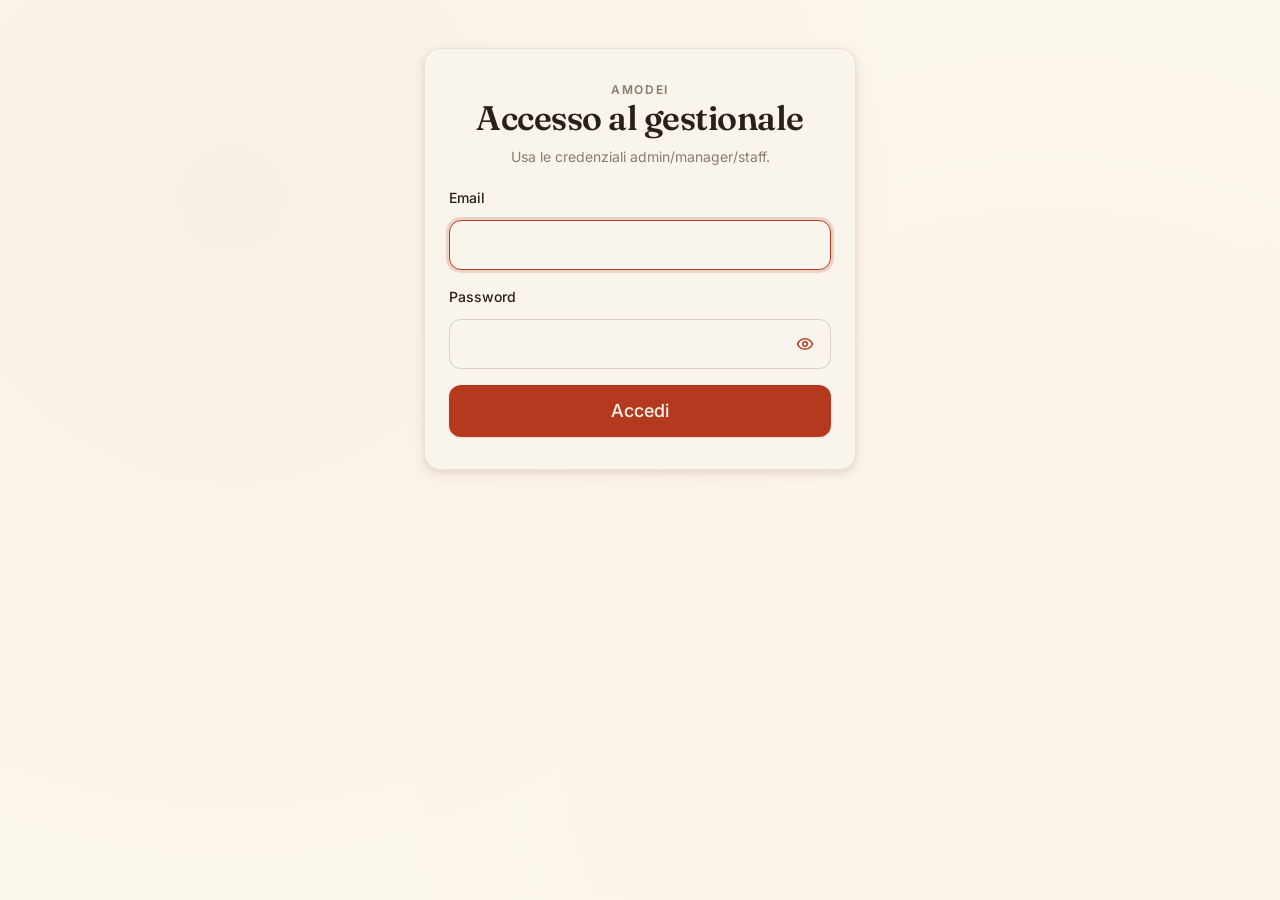
<file: frontend/index.html>
<!doctype html>
<html lang="it">
<head>
  <meta charset="utf-8" />
  <meta name="viewport" content="width=device-width, initial-scale=1, viewport-fit=cover, user-scalable=no" />
  <meta name="theme-color" content="#B5391F" />
  <meta name="color-scheme" content="light" />

  <!-- PWA / iOS -->
  <meta name="apple-mobile-web-app-capable" content="yes" />
  <meta name="apple-mobile-web-app-status-bar-style" content="black-translucent" />
  <meta name="apple-mobile-web-app-title" content="Amodei" />
  <meta name="format-detection" content="telephone=no" />

  <!--
    Backend URL configuration.
    - Local dev: leave content="" → frontend falls back to http://localhost:8000.
    - Production: set content to the Railway backend URL.
  -->
  <meta name="amodei-api-url" content="https://amodei-gestione-production.up.railway.app" />

  <title>Amodei — Gestionale Wine Bar</title>

  <link rel="manifest" href="./manifest.json" />
  <link rel="icon" type="image/png" sizes="192x192" href="./public/icons/icon-192.png" />
  <link rel="icon" type="image/png" sizes="512x512" href="./public/icons/icon-512.png" />
  <link rel="apple-touch-icon" sizes="152x152" href="./public/icons/icon-152.png" />
  <link rel="apple-touch-icon" sizes="192x192" href="./public/icons/icon-192.png" />

  <!-- iOS PWA: standalone display + status bar style + install title -->
  <meta name="apple-mobile-web-app-capable" content="yes" />
  <meta name="apple-mobile-web-app-status-bar-style" content="black-translucent" />
  <meta name="apple-mobile-web-app-title" content="Amodei" />

  <!-- iOS PWA splash screens (matched by device pixel size + orientation) -->
  <link rel="apple-touch-startup-image" media="(device-width: 320px) and (device-height: 568px) and (-webkit-device-pixel-ratio: 2)"    href="./public/splash/apple-splash-640x1136.png" />
  <link rel="apple-touch-startup-image" media="(device-width: 375px) and (device-height: 667px) and (-webkit-device-pixel-ratio: 2)"    href="./public/splash/apple-splash-750x1334.png" />
  <link rel="apple-touch-startup-image" media="(device-width: 414px) and (device-height: 896px) and (-webkit-device-pixel-ratio: 2)"    href="./public/splash/apple-splash-828x1792.png" />
  <link rel="apple-touch-startup-image" media="(device-width: 375px) and (device-height: 812px) and (-webkit-device-pixel-ratio: 3)"    href="./public/splash/apple-splash-1125x2436.png" />
  <link rel="apple-touch-startup-image" media="(device-width: 390px) and (device-height: 844px) and (-webkit-device-pixel-ratio: 3)"    href="./public/splash/apple-splash-1170x2532.png" />
  <link rel="apple-touch-startup-image" media="(device-width: 428px) and (device-height: 926px) and (-webkit-device-pixel-ratio: 3)"    href="./public/splash/apple-splash-1284x2778.png" />
  <link rel="apple-touch-startup-image" media="(device-width: 768px) and (device-height: 1024px) and (-webkit-device-pixel-ratio: 2)"   href="./public/splash/apple-splash-1536x2048.png" />
  <link rel="apple-touch-startup-image" media="(device-width: 1024px) and (device-height: 1366px) and (-webkit-device-pixel-ratio: 2)"  href="./public/splash/apple-splash-2048x2732.png" />

  <link rel="preconnect" href="https://fonts.googleapis.com" />
  <link rel="preconnect" href="https://fonts.gstatic.com" crossorigin />
  <link href="https://fonts.googleapis.com/css2?family=Fraunces:opsz,wght@9..144,400;9..144,500;9..144,600;9..144,700&family=Inter:wght@400;500;600;700&display=swap" rel="stylesheet" />

  <!-- Design system: tokens → base → layout → components -->
  <link rel="stylesheet" href="./src/css/tokens.css" />
  <link rel="stylesheet" href="./src/css/base.css" />
  <link rel="stylesheet" href="./src/css/layout.css" />
  <link rel="stylesheet" href="./src/css/components.css" />
</head>
<body>
  <div class="app-shell">
    <!-- Header is populated dynamically by app-shell.js::setHeader() -->
    <header class="header header--brand" id="app-header">
      <h1 class="header__title">Amodei</h1>
    </header>

    <!-- Single mount point for every routed page -->
    <main class="app-content" id="app">
      <div class="center" style="min-height: 50vh;">
        <p class="muted">Caricamento…</p>
      </div>
    </main>

    <!-- Bottom nav populated by app-shell.js::renderNav() -->
    <nav class="nav-bar" id="app-nav"></nav>
  </div>

  <script type="module" src="./src/js/app.js"></script>
</body>
</html>
</file>
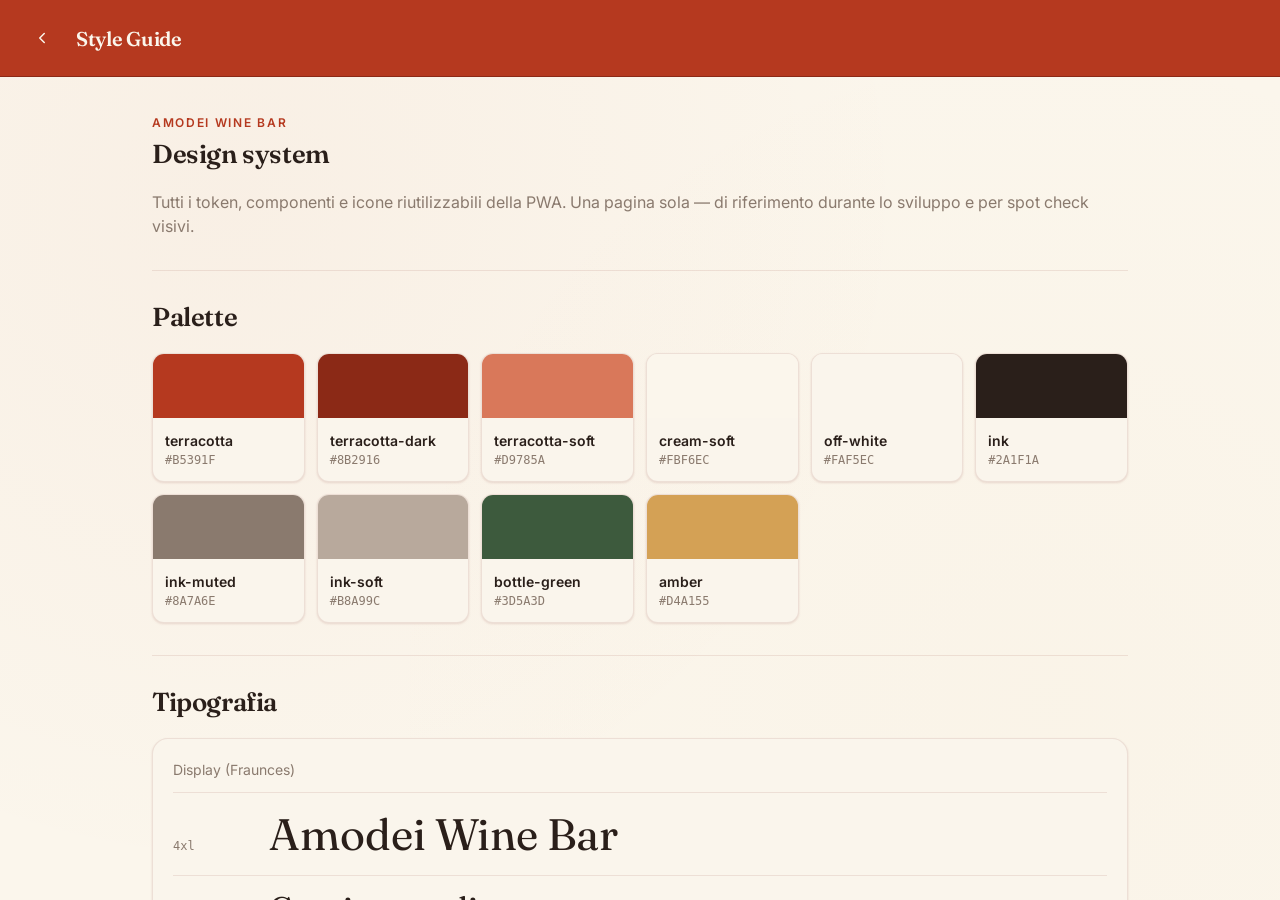
<file: frontend/src/style-guide.html>
<!doctype html>
<html lang="it">
<head>
  <meta charset="utf-8" />
  <meta name="viewport" content="width=device-width, initial-scale=1, viewport-fit=cover" />
  <meta name="theme-color" content="#B5391F" />
  <title>Amodei — Style Guide</title>

  <link rel="preconnect" href="https://fonts.googleapis.com" />
  <link rel="preconnect" href="https://fonts.gstatic.com" crossorigin />
  <link href="https://fonts.googleapis.com/css2?family=Fraunces:opsz,wght@9..144,400;9..144,500;9..144,600;9..144,700&family=Inter:wght@400;500;600;700&display=swap" rel="stylesheet" />

  <link rel="stylesheet" href="./css/tokens.css" />
  <link rel="stylesheet" href="./css/base.css" />
  <link rel="stylesheet" href="./css/layout.css" />
  <link rel="stylesheet" href="./css/components.css" />

  <style>
    /* Style-guide-only helpers */
    .sg-section { padding-block: var(--space-32); }
    .sg-section + .sg-section { border-top: 1px solid var(--border-soft); }
    .sg-section__title {
      font-family: var(--font-display);
      font-size: var(--text-2xl);
      font-weight: 600;
      margin-bottom: var(--space-20);
    }
    .sg-eyebrow {
      display: inline-block;
      font-size: var(--text-xs);
      font-weight: 600;
      letter-spacing: var(--letter-spacing-xwide);
      text-transform: uppercase;
      color: var(--terracotta);
      margin-bottom: var(--space-8);
    }

    .swatch-grid {
      display: grid;
      grid-template-columns: repeat(auto-fill, minmax(140px, 1fr));
      gap: var(--space-12);
    }
    .swatch {
      border-radius: var(--radius-md);
      overflow: hidden;
      border: 1px solid var(--border-soft);
      box-shadow: var(--shadow-sm);
      background: var(--off-white);
    }
    .swatch__chip {
      height: 64px;
    }
    .swatch__meta {
      padding: var(--space-12);
      font-size: var(--text-sm);
    }
    .swatch__name { font-weight: 600; color: var(--ink); }
    .swatch__hex  { color: var(--ink-muted); font-family: var(--font-mono); font-size: var(--text-xs); }

    .type-row {
      display: grid;
      grid-template-columns: 80px 1fr;
      gap: var(--space-16);
      align-items: baseline;
      padding-block: var(--space-8);
      border-top: 1px solid var(--border-soft);
    }
    .type-row:first-child { border-top: none; }
    .type-row__label {
      font-family: var(--font-mono);
      font-size: var(--text-xs);
      color: var(--ink-muted);
    }

    .icons-grid {
      display: grid;
      grid-template-columns: repeat(auto-fill, minmax(120px, 1fr));
      gap: var(--space-12);
    }
    .icon-cell {
      display: flex;
      flex-direction: column;
      align-items: center;
      gap: var(--space-8);
      padding: var(--space-16) var(--space-8);
      border: 1px solid var(--border-soft);
      border-radius: var(--radius-md);
      background: var(--off-white);
      color: var(--terracotta);
      font-size: var(--text-xs);
      font-family: var(--font-mono);
    }
    .icon-cell__name { color: var(--ink-muted); }
  </style>
</head>
<body>
  <div class="app-shell">
    <header class="header header--brand">
      <a href="../index.html" class="btn btn--ghost btn--icon" aria-label="Indietro" style="color: var(--cream-soft);">
        <svg xmlns="http://www.w3.org/2000/svg" viewBox="0 0 24 24" width="22" height="22" fill="none" stroke="currentColor" stroke-width="2" stroke-linecap="round" stroke-linejoin="round"><path d="m15 18-6-6 6-6"/></svg>
      </a>
      <h1 class="header__title">Style Guide</h1>
    </header>

    <main class="app-content">
      <div class="container container--wide">

        <!-- ============================================================ -->
        <!-- INTRO                                                         -->
        <!-- ============================================================ -->
        <section class="sg-section">
          <span class="sg-eyebrow">Amodei Wine Bar</span>
          <h2 class="sg-section__title">Design system</h2>
          <p class="muted">Tutti i token, componenti e icone riutilizzabili della PWA. Una pagina sola — di riferimento durante lo sviluppo e per spot check visivi.</p>
        </section>

        <!-- ============================================================ -->
        <!-- COLORS                                                        -->
        <!-- ============================================================ -->
        <section class="sg-section">
          <h2 class="sg-section__title">Palette</h2>
          <div class="swatch-grid">
            <div class="swatch"><div class="swatch__chip" style="background:#B5391F"></div><div class="swatch__meta"><div class="swatch__name">terracotta</div><div class="swatch__hex">#B5391F</div></div></div>
            <div class="swatch"><div class="swatch__chip" style="background:#8B2916"></div><div class="swatch__meta"><div class="swatch__name">terracotta-dark</div><div class="swatch__hex">#8B2916</div></div></div>
            <div class="swatch"><div class="swatch__chip" style="background:#D9785A"></div><div class="swatch__meta"><div class="swatch__name">terracotta-soft</div><div class="swatch__hex">#D9785A</div></div></div>
            <div class="swatch"><div class="swatch__chip" style="background:#FBF6EC"></div><div class="swatch__meta"><div class="swatch__name">cream-soft</div><div class="swatch__hex">#FBF6EC</div></div></div>
            <div class="swatch"><div class="swatch__chip" style="background:#FAF5EC"></div><div class="swatch__meta"><div class="swatch__name">off-white</div><div class="swatch__hex">#FAF5EC</div></div></div>
            <div class="swatch"><div class="swatch__chip" style="background:#2A1F1A"></div><div class="swatch__meta"><div class="swatch__name">ink</div><div class="swatch__hex">#2A1F1A</div></div></div>
            <div class="swatch"><div class="swatch__chip" style="background:#8A7A6E"></div><div class="swatch__meta"><div class="swatch__name">ink-muted</div><div class="swatch__hex">#8A7A6E</div></div></div>
            <div class="swatch"><div class="swatch__chip" style="background:#B8A99C"></div><div class="swatch__meta"><div class="swatch__name">ink-soft</div><div class="swatch__hex">#B8A99C</div></div></div>
            <div class="swatch"><div class="swatch__chip" style="background:#3D5A3D"></div><div class="swatch__meta"><div class="swatch__name">bottle-green</div><div class="swatch__hex">#3D5A3D</div></div></div>
            <div class="swatch"><div class="swatch__chip" style="background:#D4A155"></div><div class="swatch__meta"><div class="swatch__name">amber</div><div class="swatch__hex">#D4A155</div></div></div>
          </div>
        </section>

        <!-- ============================================================ -->
        <!-- TYPOGRAPHY                                                    -->
        <!-- ============================================================ -->
        <section class="sg-section">
          <h2 class="sg-section__title">Tipografia</h2>

          <div class="card" style="margin-bottom: var(--space-20);">
            <p class="muted text-sm" style="margin-bottom: var(--space-12);">Display (Fraunces)</p>
            <div class="type-row"><span class="type-row__label">4xl</span><span class="font-display text-4xl">Amodei Wine Bar</span></div>
            <div class="type-row"><span class="type-row__label">3xl</span><span class="font-display text-3xl">Cantina pugliese</span></div>
            <div class="type-row"><span class="type-row__label">2xl</span><span class="font-display text-2xl">Pranzo & cena</span></div>
            <div class="type-row"><span class="type-row__label">xl</span><span class="font-display text-xl">Tutti i giorni</span></div>
          </div>

          <div class="card">
            <p class="muted text-sm" style="margin-bottom: var(--space-12);">Body (Inter)</p>
            <div class="type-row"><span class="type-row__label">base</span><span class="text-base">Vino, focacce e amici. Tutti i giorni, dalle 18 a mezzanotte.</span></div>
            <div class="type-row"><span class="type-row__label">sm</span><span class="text-sm">Il bistrot affianca al banco delle bottiglie un menu corto e onesto.</span></div>
            <div class="type-row"><span class="type-row__label">xs</span><span class="text-xs">Allergeni e legenda IVA — disponibili al banco.</span></div>
            <div class="type-row"><span class="type-row__label">muted</span><span class="muted">Apertura aperitivo dalle 18:00 · cucina dalle 19:30</span></div>
          </div>
        </section>

        <!-- ============================================================ -->
        <!-- BUTTONS                                                       -->
        <!-- ============================================================ -->
        <section class="sg-section">
          <h2 class="sg-section__title">Bottoni</h2>

          <div class="card stack-20">
            <div>
              <p class="muted text-sm" style="margin-bottom: var(--space-12);">Varianti</p>
              <div class="row">
                <button class="btn btn--primary">Primary</button>
                <button class="btn btn--secondary">Secondary</button>
                <button class="btn btn--ghost">Ghost</button>
                <button class="btn btn--danger">Danger</button>
              </div>
            </div>

            <div>
              <p class="muted text-sm" style="margin-bottom: var(--space-12);">Dimensioni</p>
              <div class="row">
                <button class="btn btn--primary btn--sm">Small</button>
                <button class="btn btn--primary">Default</button>
                <button class="btn btn--primary btn--lg">Large</button>
              </div>
            </div>

            <div>
              <p class="muted text-sm" style="margin-bottom: var(--space-12);">Con icona</p>
              <div class="row" id="btns-with-icon"></div>
            </div>

            <div>
              <p class="muted text-sm" style="margin-bottom: var(--space-12);">Disabilitati</p>
              <div class="row">
                <button class="btn btn--primary" disabled>Primary</button>
                <button class="btn btn--secondary" disabled>Secondary</button>
                <button class="btn btn--ghost" disabled>Ghost</button>
              </div>
            </div>
          </div>
        </section>

        <!-- ============================================================ -->
        <!-- FORM CONTROLS                                                 -->
        <!-- ============================================================ -->
        <section class="sg-section">
          <h2 class="sg-section__title">Form</h2>

          <div class="grid-2">
            <div class="card stack-16">
              <div class="form-row">
                <label class="label label--required" for="sg-name">Nome prodotto</label>
                <input id="sg-name" class="input" type="text" placeholder="es. Primitivo Salento" />
              </div>

              <div class="form-row">
                <label class="label" for="sg-cat">Categoria</label>
                <select id="sg-cat" class="select">
                  <option>Vini rossi</option>
                  <option>Vini bianchi</option>
                  <option>Bollicine</option>
                  <option>Birre</option>
                </select>
              </div>

              <div class="form-row">
                <label class="label" for="sg-notes">Note</label>
                <textarea id="sg-notes" class="textarea" placeholder="Note interne sul prodotto…"></textarea>
              </div>
            </div>

            <div class="card stack-16">
              <div class="form-row">
                <label class="label" for="sg-search">Cerca</label>
                <div class="input-group">
                  <span class="input-group__icon" id="sg-search-icon-host"></span>
                  <input id="sg-search" class="input" type="search" placeholder="Cerca prodotto…" />
                </div>
              </div>

              <div class="form-row">
                <label class="label" for="sg-err">Campo con errore</label>
                <input id="sg-err" class="input input--error" type="text" value="prezzo non valido" />
                <p class="form-help form-help--error">Il prezzo deve essere maggiore di zero.</p>
              </div>

              <div class="form-row">
                <label class="label" for="sg-dis">Disabilitato</label>
                <input id="sg-dis" class="input" type="text" value="readonly" disabled />
              </div>
            </div>
          </div>
        </section>

        <!-- ============================================================ -->
        <!-- CARDS                                                         -->
        <!-- ============================================================ -->
        <section class="sg-section">
          <h2 class="sg-section__title">Card</h2>
          <div class="grid-3">
            <div class="card">
              <p class="card__meta">Default</p>
              <h3 class="card__title">Magazzino</h3>
              <p class="muted">Carico merce della giornata e segnalazioni dello staff.</p>
            </div>
            <div class="card card--elevated">
              <p class="card__meta">Elevated</p>
              <h3 class="card__title">Cassa</h3>
              <p class="muted">Chiusure di pranzo e cena con totali separati per servizio.</p>
            </div>
            <div class="card card--inset">
              <p class="card__meta">Inset</p>
              <h3 class="card__title">Storico</h3>
              <p class="muted">Movimenti, prezzi d'acquisto e report periodici.</p>
            </div>
          </div>
        </section>

        <!-- ============================================================ -->
        <!-- BADGES & PILLS                                                -->
        <!-- ============================================================ -->
        <section class="sg-section">
          <h2 class="sg-section__title">Badge &amp; Pill</h2>
          <div class="grid-2">
            <div class="card">
              <p class="muted text-sm" style="margin-bottom: var(--space-12);">Badge</p>
              <div class="row">
                <span class="badge">Default</span>
                <span class="badge badge--success">Disponibile</span>
                <span class="badge badge--warn">Sotto scorta</span>
                <span class="badge badge--danger">Esaurito</span>
              </div>
            </div>
            <div class="card">
              <p class="muted text-sm" style="margin-bottom: var(--space-12);">Pill</p>
              <div class="row">
                <span class="pill">Bozza</span>
                <span class="pill pill--success">Aperta</span>
                <span class="pill pill--warn">In riordino</span>
                <span class="pill pill--danger">Chiusa</span>
              </div>
            </div>
          </div>
        </section>

        <!-- ============================================================ -->
        <!-- ALERTS                                                        -->
        <!-- ============================================================ -->
        <section class="sg-section">
          <h2 class="sg-section__title">Alert</h2>
          <div class="stack-12" id="sg-alerts"></div>
        </section>

        <!-- ============================================================ -->
        <!-- HEADERS                                                       -->
        <!-- ============================================================ -->
        <section class="sg-section">
          <h2 class="sg-section__title">Header</h2>
          <div class="stack-16">
            <div style="border: 1px solid var(--border-soft); border-radius: var(--radius-lg); overflow: hidden;">
              <header class="header" style="padding-top: var(--space-16);">
                <h3 class="header__title">Header default</h3>
                <div class="header__actions" id="header-actions-default"></div>
              </header>
            </div>
            <div style="border-radius: var(--radius-lg); overflow: hidden;">
              <header class="header header--brand" style="padding-top: var(--space-16);">
                <h3 class="header__title">Header brand</h3>
                <div class="header__actions" id="header-actions-brand"></div>
              </header>
            </div>
          </div>
        </section>

        <!-- ============================================================ -->
        <!-- INTERACTIVE                                                   -->
        <!-- ============================================================ -->
        <section class="sg-section">
          <h2 class="sg-section__title">Componenti interattivi</h2>
          <div class="card">
            <div class="row">
              <button class="btn btn--primary"   id="demo-toast-success">Toast success</button>
              <button class="btn btn--secondary" id="demo-toast-warn">Toast warn</button>
              <button class="btn btn--danger"    id="demo-toast-danger">Toast danger</button>
              <button class="btn btn--ghost"     id="demo-toast-info">Toast info</button>
              <button class="btn btn--secondary" id="demo-modal">Apri modal</button>
              <button class="btn btn--danger"    id="demo-confirm">Conferma eliminazione</button>
            </div>
          </div>
        </section>

        <!-- ============================================================ -->
        <!-- SKELETON                                                      -->
        <!-- ============================================================ -->
        <section class="sg-section">
          <h2 class="sg-section__title">Skeleton</h2>
          <div id="sg-skeletons"></div>
        </section>

        <!-- ============================================================ -->
        <!-- BOTTOM NAV                                                    -->
        <!-- ============================================================ -->
        <section class="sg-section">
          <h2 class="sg-section__title">Bottom nav</h2>
          <p class="muted text-sm" style="margin-bottom: var(--space-16);">È fissata in fondo allo schermo nella pagina reale. Qui è mostrata inline come demo.</p>
          <div style="border-radius: var(--radius-lg); overflow: hidden; border: 1px solid var(--border-soft);">
            <nav class="nav-bar" style="position: static; padding-bottom: 0;" id="sg-nav"></nav>
          </div>
        </section>

        <!-- ============================================================ -->
        <!-- ICONS                                                         -->
        <!-- ============================================================ -->
        <section class="sg-section">
          <h2 class="sg-section__title">Icone</h2>
          <div id="sg-icons" class="icons-grid"></div>
        </section>

      </div>
    </main>
  </div>

  <script type="module">
    import { icon, ICON_NAMES } from './js/icons.js';
    import { showToast, showModal, confirmDialog, skeletonList } from './js/components.js';

    // ------ Buttons with icons ------
    document.getElementById('btns-with-icon').innerHTML = `
      <button class="btn btn--primary">${icon('plus', { size: 18 })}<span>Aggiungi</span></button>
      <button class="btn btn--secondary"><span>Esporta</span>${icon('download', { size: 18 })}</button>
      <button class="btn btn--ghost">${icon('edit', { size: 18 })}<span>Modifica</span></button>
      <button class="btn btn--danger">${icon('trash', { size: 18 })}<span>Elimina</span></button>
    `;

    // ------ Search icon in input-group ------
    document.getElementById('sg-search-icon-host').innerHTML = icon('search', { size: 18 });

    // ------ Alerts ------
    document.getElementById('sg-alerts').innerHTML = `
      <div class="alert alert--urgent">
        <span class="alert__icon">${icon('alert', { size: 22 })}</span>
        <div class="alert__body">
          <div class="alert__title">3 prodotti in scadenza domani</div>
          <p class="alert__text">Controlla il magazzino e segna eventuali sprechi.</p>
        </div>
      </div>
      <div class="alert alert--warn">
        <span class="alert__icon">${icon('warning', { size: 22 })}</span>
        <div class="alert__body">
          <div class="alert__title">Sotto scorta: Primitivo Salento</div>
          <p class="alert__text">Lo staff segnala 2 bottiglie rimaste in cantina.</p>
        </div>
      </div>
      <div class="alert alert--info">
        <span class="alert__icon">${icon('info', { size: 22 })}</span>
        <div class="alert__body">
          <div class="alert__title">Chiusura serale già effettuata</div>
          <p class="alert__text">Inventario chiuso da Amos alle 23:48.</p>
        </div>
      </div>
    `;

    // ------ Header actions ------
    document.getElementById('header-actions-default').innerHTML = `
      <button class="btn btn--ghost btn--icon" aria-label="Cerca">${icon('search', { size: 22 })}</button>
      <button class="btn btn--ghost btn--icon" aria-label="Impostazioni">${icon('settings', { size: 22 })}</button>
    `;
    document.getElementById('header-actions-brand').innerHTML = `
      <button class="btn btn--ghost btn--icon" aria-label="Logout">${icon('logout', { size: 22 })}</button>
    `;

    // ------ Nav demo ------
    const navItems = [
      { name: 'home',      label: 'Home',      active: true  },
      { name: 'cash',      label: 'Cassa',     active: false },
      { name: 'inventory', label: 'Magazzino', active: false },
      { name: 'alert',     label: 'Segnal.',   active: false },
      { name: 'settings',  label: 'Impost.',   active: false },
    ];
    document.getElementById('sg-nav').innerHTML = navItems
      .map(
        (it) => `
        <a class="nav-item ${it.active ? 'nav-item--active' : ''}" href="#">
          ${icon(it.name, { size: 24 })}
          <span>${it.label}</span>
        </a>`
      )
      .join('');

    // ------ Skeleton ------
    document.getElementById('sg-skeletons').innerHTML = skeletonList(2);

    // ------ Icons grid ------
    document.getElementById('sg-icons').innerHTML = ICON_NAMES.map(
      (n) => `<div class="icon-cell">${icon(n, { size: 28 })}<span class="icon-cell__name">${n}</span></div>`
    ).join('');

    // ------ Interactive demos ------
    document.getElementById('demo-toast-success').onclick = () => showToast('Movimento salvato', 'success');
    document.getElementById('demo-toast-warn').onclick    = () => showToast('Sotto scorta su 3 prodotti', 'warn');
    document.getElementById('demo-toast-danger').onclick  = () => showToast('Impossibile salvare', 'danger');
    document.getElementById('demo-toast-info').onclick    = () => showToast('Chiusura confermata', 'info');

    document.getElementById('demo-modal').onclick = () => {
      showModal(
        'Nuovo carico magazzino',
        `<p>Stai per registrare un carico dal fornitore <strong>Vinicola Salento</strong>. La quantità sarà aggiunta al lotto attivo del prodotto.</p>`,
        [
          { label: 'Annulla', variant: 'ghost' },
          { label: 'Conferma', variant: 'primary', onClick: () => showToast('Carico registrato', 'success') },
        ]
      );
    };

    document.getElementById('demo-confirm').onclick = async () => {
      const ok = await confirmDialog(
        'Eliminare il prodotto?',
        'Questa azione è irreversibile. Tutti i lotti collegati resteranno, ma il prodotto non sarà più ordinabile.',
        { confirmLabel: 'Elimina', cancelLabel: 'Annulla', danger: true }
      );
      showToast(ok ? 'Prodotto eliminato' : 'Eliminazione annullata', ok ? 'danger' : 'info');
    };
  </script>
</body>
</html>
</file>
<file: frontend/src/css/tokens.css>
/* ============================================================
   Amodei Design System — Tokens
   Single source of truth for colors, type, spacing, motion.
   ============================================================ */

:root {
  /* ---------- Palette ---------- */
  --terracotta:        #B5391F;
  --terracotta-dark:   #8B2916;
  --terracotta-soft:   #D9785A;   /* derived: lighter terracotta for hover/tints */
  --cream-soft:        #FBF6EC;
  --off-white:         #FAF5EC;
  --ink:               #2A1F1A;
  --ink-muted:         #8A7A6E;
  --ink-soft:          #B8A99C;   /* derived: even lighter ink for placeholders/borders */
  --bottle-green:      #3D5A3D;
  --bottle-green-soft: #557555;   /* derived hover */
  --amber:             #D4A155;
  --amber-soft:        #E2B978;   /* derived hover */

  /* Wine-tinted borders/dividers (very subtle, on cream) */
  --border-soft:       rgba(120, 30, 20, 0.10);
  --border-strong:     rgba(120, 30, 20, 0.18);

  /* ---------- Semantic state colors ---------- */
  --color-success:     var(--bottle-green);
  --color-success-bg:  rgba(61, 90, 61, 0.10);
  --color-warning:     var(--amber);
  --color-warning-bg:  rgba(212, 161, 85, 0.16);
  --color-danger:      var(--terracotta-dark);
  --color-danger-bg:   rgba(181, 57, 31, 0.10);
  --color-info:        var(--ink);
  --color-info-bg:     rgba(42, 31, 26, 0.06);

  /* ---------- Spacing scale (px values, exposed as rem) ---------- */
  --space-4:   0.25rem;   /*  4px */
  --space-8:   0.5rem;    /*  8px */
  --space-12:  0.75rem;   /* 12px */
  --space-16:  1rem;      /* 16px */
  --space-20:  1.25rem;   /* 20px */
  --space-24:  1.5rem;    /* 24px */
  --space-32:  2rem;      /* 32px */
  --space-48:  3rem;      /* 48px */
  --space-64:  4rem;      /* 64px */

  /* ---------- Radius ---------- */
  --radius-sm:   8px;
  --radius-md:   12px;
  --radius-lg:   16px;
  --radius-xl:   20px;
  --radius-2xl:  24px;
  --radius-full: 999px;

  /* ---------- Shadows (warm wine tint, layered) ---------- */
  --shadow-sm:
    0 1px 2px rgba(120, 30, 20, 0.06),
    0 1px 3px rgba(120, 30, 20, 0.08);
  --shadow-md:
    0 2px 4px rgba(120, 30, 20, 0.06),
    0 4px 12px rgba(120, 30, 20, 0.10);
  --shadow-lg:
    0 6px 10px rgba(120, 30, 20, 0.08),
    0 12px 28px rgba(120, 30, 20, 0.14);
  --shadow-inset: inset 0 1px 2px rgba(120, 30, 20, 0.06);
  --shadow-focus: 0 0 0 3px rgba(181, 57, 31, 0.18);

  /* ---------- Typography ---------- */
  --font-display: 'Fraunces', 'Iowan Old Style', Georgia, serif;
  --font-body:    'Inter', system-ui, -apple-system, 'Segoe UI', Roboto, sans-serif;
  --font-mono:    ui-monospace, 'SF Mono', Menlo, Consolas, monospace;

  /* Responsive font sizes (clamp(min, preferred, max)) */
  --text-xs:   0.75rem;                                      /* 12 */
  --text-sm:   0.875rem;                                     /* 14 */
  --text-base: 1rem;                                         /* 16 */
  --text-lg:   clamp(1.0625rem, 0.3vw + 1rem,   1.125rem);   /* 17→18 */
  --text-xl:   clamp(1.125rem,  0.6vw + 1rem,   1.25rem);    /* 18→20 */
  --text-2xl:  clamp(1.375rem,  1vw   + 1.1rem, 1.625rem);   /* 22→26 */
  --text-3xl:  clamp(1.625rem,  2vw   + 1.2rem, 2.125rem);   /* 26→34 */
  --text-4xl:  clamp(2rem,      3vw   + 1.3rem, 2.75rem);    /* 32→44 */

  --line-height-tight: 1.15;
  --line-height-snug:  1.3;
  --line-height-normal:1.5;
  --line-height-relaxed:1.7;

  --letter-spacing-tight: -0.015em;
  --letter-spacing-wide:  0.08em;
  --letter-spacing-xwide: 0.14em;

  /* ---------- Transitions ---------- */
  --ease-standard: cubic-bezier(0.4, 0, 0.2, 1);
  --ease-emphasis: cubic-bezier(0.2, 0.8, 0.2, 1);
  --transition-fast: 150ms var(--ease-standard);
  --transition-base: 200ms var(--ease-standard);
  --transition-slow: 350ms var(--ease-emphasis);

  /* ---------- Z-index layers ---------- */
  --z-nav:      10;
  --z-header:   20;
  --z-modal:    100;
  --z-toast:    200;
}

/* Reduced motion: shave transitions to near-zero for accessibility */
@media (prefers-reduced-motion: reduce) {
  :root {
    --transition-fast: 0ms;
    --transition-base: 0ms;
    --transition-slow: 0ms;
  }
}
</file>
<file: frontend/src/css/base.css>
/* ============================================================
   Amodei — Base
   Modern CSS reset + body typography + subtle artisan texture.
   ============================================================ */

*,
*::before,
*::after {
  box-sizing: border-box;
}

* {
  margin: 0;
}

html {
  -webkit-text-size-adjust: 100%;
  text-size-adjust: 100%;
  scroll-behavior: smooth;
}

body {
  min-height: 100vh;
  min-height: 100svh;
  line-height: var(--line-height-normal);
  font-family: var(--font-body);
  font-size: var(--text-base);
  color: var(--ink);
  background-color: var(--cream-soft);

  /* Subtle organic warmth: two soft radial gradients, like aged paper */
  background-image:
    radial-gradient(circle at 18% 22%, rgba(181, 57, 31, 0.035) 0px, transparent 55%),
    radial-gradient(circle at 82% 78%, rgba(212, 161, 85, 0.028) 0px, transparent 55%);
  background-attachment: fixed;

  -webkit-font-smoothing: antialiased;
  -moz-osx-font-smoothing: grayscale;
  text-rendering: optimizeLegibility;
}

img,
picture,
video,
canvas,
svg {
  display: block;
  max-width: 100%;
}

input,
button,
textarea,
select {
  font: inherit;
  color: inherit;
}

button {
  background: none;
  border: none;
  cursor: pointer;
  padding: 0;
}

a {
  color: var(--terracotta);
  text-decoration: none;
  transition: color var(--transition-fast);
}
a:hover { color: var(--terracotta-dark); }
a:focus-visible {
  outline: none;
  box-shadow: var(--shadow-focus);
  border-radius: var(--radius-sm);
}

h1, h2, h3, h4, h5 {
  font-family: var(--font-display);
  font-weight: 600;
  line-height: var(--line-height-tight);
  letter-spacing: var(--letter-spacing-tight);
  color: var(--ink);
}
h1 { font-size: var(--text-4xl); }
h2 { font-size: var(--text-3xl); }
h3 { font-size: var(--text-2xl); }
h4 { font-size: var(--text-xl); }
h5 { font-size: var(--text-lg); }

p { color: var(--ink); }

ul, ol { padding: 0; list-style: none; }

hr {
  border: none;
  height: 1px;
  background: var(--border-soft);
  margin: var(--space-24) 0;
}

::selection {
  background: rgba(181, 57, 31, 0.22);
  color: var(--ink);
}

/* Accessibility: visible focus for keyboard users on all interactive elements */
:focus-visible {
  outline: none;
  box-shadow: var(--shadow-focus);
  border-radius: var(--radius-sm);
}

/* Hide native browser focus when using mouse (focus-visible covers keyboard) */
:focus:not(:focus-visible) {
  outline: none;
}
</file>
<file: frontend/src/css/layout.css>
/* ============================================================
   Amodei — Layout
   App shell, content area, container, gap/flex helpers.
   ============================================================ */

/* ---------- App Shell ---------- */

.app-shell {
  display: flex;
  flex-direction: column;
  height: 100vh;
  height: 100dvh;
  overflow: hidden;
}

.app-content {
  flex: 1;
  min-height: 0; /* lets this flex child shrink so it scrolls internally */
  overflow-y: auto;
  -webkit-overflow-scrolling: touch;
}

.app-content--no-nav {
  padding-bottom: 0;
}

/* ---------- Container ---------- */

.container {
  width: 100%;
  max-width: 720px;
  margin-inline: auto;
  padding-inline: var(--space-16);
}

.container--narrow { max-width: 480px; }
.container--wide   { max-width: 1024px; }

@media (min-width: 768px) {
  .container { padding-inline: var(--space-24); }
}

/* ---------- Vertical stacks (gap between children) ---------- */

.stack-4  > * + * { margin-top: var(--space-4); }
.stack-8  > * + * { margin-top: var(--space-8); }
.stack-12 > * + * { margin-top: var(--space-12); }
.stack-16 > * + * { margin-top: var(--space-16); }
.stack-20 > * + * { margin-top: var(--space-20); }
.stack-24 > * + * { margin-top: var(--space-24); }
.stack-32 > * + * { margin-top: var(--space-32); }
.stack-48 > * + * { margin-top: var(--space-48); }

/* ---------- Horizontal rows ---------- */

.row {
  display: flex;
  align-items: center;
  gap: var(--space-12);
  flex-wrap: wrap;
}
.row--tight  { gap: var(--space-8); }
.row--loose  { gap: var(--space-20); }
.row--between { justify-content: space-between; }
.row--end     { justify-content: flex-end; }
.row--top     { align-items: flex-start; }
.row--nowrap  { flex-wrap: nowrap; }

/* ---------- Centering helpers ---------- */

.center {
  display: grid;
  place-items: center;
}

.center-text { text-align: center; }

/* ---------- Grids ---------- */

.grid-2 {
  display: grid;
  grid-template-columns: 1fr;
  gap: var(--space-16);
}
@media (min-width: 540px) {
  .grid-2 { grid-template-columns: repeat(2, minmax(0, 1fr)); }
}

.grid-3 {
  display: grid;
  grid-template-columns: 1fr;
  gap: var(--space-16);
}
@media (min-width: 540px) {
  .grid-3 { grid-template-columns: repeat(2, minmax(0, 1fr)); }
}
@media (min-width: 760px) {
  .grid-3 { grid-template-columns: repeat(3, minmax(0, 1fr)); }
}

.grid-auto {
  display: grid;
  grid-template-columns: repeat(auto-fill, minmax(150px, 1fr));
  gap: var(--space-12);
}

/* ---------- Misc utilities ---------- */

.muted   { color: var(--ink-muted); }
.softer  { color: var(--ink-soft); }
.uppercase { text-transform: uppercase; letter-spacing: var(--letter-spacing-wide); }
.font-display { font-family: var(--font-display); }
.font-body    { font-family: var(--font-body); }

.text-xs  { font-size: var(--text-xs); }
.text-sm  { font-size: var(--text-sm); }
.text-base{ font-size: var(--text-base); }
.text-lg  { font-size: var(--text-lg); }
.text-xl  { font-size: var(--text-xl); }
.text-2xl { font-size: var(--text-2xl); }
.text-3xl { font-size: var(--text-3xl); }
.text-4xl { font-size: var(--text-4xl); }

.fw-500 { font-weight: 500; }
.fw-600 { font-weight: 600; }
.fw-700 { font-weight: 700; }

.hidden   { display: none !important; }
.visually-hidden {
  position: absolute;
  width: 1px;
  height: 1px;
  padding: 0;
  margin: -1px;
  overflow: hidden;
  clip: rect(0, 0, 0, 0);
  white-space: nowrap;
  border: 0;
}

.flex-1 { flex: 1; }
.full-width { width: 100%; }

/* Safe-area helpers for notches (iOS) */
.safe-top    { padding-top:    env(safe-area-inset-top, 0px); }
.safe-bottom { padding-bottom: env(safe-area-inset-bottom, 0px); }
</file>
<file: frontend/src/css/components.css>
/* ============================================================
   Amodei — Components
   Reusable UI primitives, BEM-ish naming.
   ============================================================ */

/* ============================================================
   BUTTONS
   ============================================================ */

.btn {
  display: inline-flex;
  align-items: center;
  justify-content: center;
  gap: var(--space-8);
  min-height: 44px;
  padding: var(--space-12) var(--space-20);
  border-radius: var(--radius-md);
  font-family: var(--font-body);
  font-size: var(--text-base);
  font-weight: 500;
  line-height: 1;
  text-decoration: none;
  cursor: pointer;
  user-select: none;
  border: 1px solid transparent;
  transition:
    background-color var(--transition-fast),
    border-color var(--transition-fast),
    color var(--transition-fast),
    transform var(--transition-fast),
    box-shadow var(--transition-fast);
  white-space: nowrap;
}

.btn:active:not(:disabled) {
  transform: translateY(1px);
}

.btn:disabled,
.btn[aria-disabled="true"] {
  opacity: 0.5;
  cursor: not-allowed;
  pointer-events: none;
}

.btn svg {
  width: 1.125em;
  height: 1.125em;
  flex-shrink: 0;
}

/* --- Primary: filled terracotta --- */
.btn--primary {
  background: var(--terracotta);
  color: var(--off-white);
  box-shadow: var(--shadow-sm);
}
.btn--primary:hover:not(:disabled) {
  background: var(--terracotta-dark);
  box-shadow: var(--shadow-md);
}

/* --- Secondary: outline terracotta --- */
.btn--secondary {
  background: transparent;
  color: var(--terracotta);
  border-color: var(--terracotta);
}
.btn--secondary:hover:not(:disabled) {
  background: rgba(181, 57, 31, 0.06);
  border-color: var(--terracotta-dark);
  color: var(--terracotta-dark);
}

/* --- Ghost: bare text-only --- */
.btn--ghost {
  background: transparent;
  color: var(--terracotta);
}
.btn--ghost:hover:not(:disabled) {
  background: rgba(181, 57, 31, 0.08);
}

/* --- Danger: filled dark terracotta --- */
.btn--danger {
  background: var(--terracotta-dark);
  color: var(--off-white);
  box-shadow: var(--shadow-sm);
}
.btn--danger:hover:not(:disabled) {
  background: #6E1F11; /* a notch darker than --terracotta-dark */
  box-shadow: var(--shadow-md);
}

/* --- Size variants --- */
.btn--sm {
  min-height: 36px;
  padding: var(--space-8) var(--space-16);
  font-size: var(--text-sm);
}
.btn--lg {
  min-height: 52px;
  padding: var(--space-16) var(--space-24);
  font-size: var(--text-lg);
}

/* --- Icon-only button (square) --- */
.btn--icon {
  padding: var(--space-12);
  min-height: 44px;
  width: 44px;
}
.btn--icon.btn--sm { min-height: 36px; width: 36px; padding: var(--space-8); }


/* ============================================================
   CARDS
   ============================================================ */

.card {
  background: var(--off-white);
  border: 1px solid var(--border-soft);
  border-radius: var(--radius-lg);
  padding: var(--space-20);
  box-shadow: var(--shadow-sm);
  transition: box-shadow var(--transition-base), transform var(--transition-base);
}

.card--elevated {
  box-shadow: var(--shadow-md);
}
.card--elevated:hover {
  box-shadow: var(--shadow-lg);
  transform: translateY(-1px);
}

.card--inset {
  background: var(--cream-soft);
  box-shadow: var(--shadow-inset);
  border-color: var(--border-soft);
}

.card__title {
  font-family: var(--font-display);
  font-size: var(--text-xl);
  font-weight: 600;
  margin-bottom: var(--space-12);
  color: var(--ink);
}

.card__meta {
  font-size: var(--text-sm);
  color: var(--ink-muted);
  letter-spacing: var(--letter-spacing-wide);
  text-transform: uppercase;
}


/* ============================================================
   FORM CONTROLS
   ============================================================ */

.label {
  display: block;
  font-size: var(--text-sm);
  font-weight: 500;
  color: var(--ink);
  margin-bottom: var(--space-8);
  letter-spacing: 0;
}

.label--required::after {
  content: ' *';
  color: var(--terracotta);
}

.input,
.select,
.textarea {
  display: block;
  width: 100%;
  min-height: 44px;
  padding: var(--space-12) var(--space-16);
  background: var(--off-white);
  color: var(--ink);
  border: 1px solid var(--border-strong);
  border-radius: var(--radius-md);
  font-family: var(--font-body);
  font-size: var(--text-base);
  transition:
    border-color var(--transition-fast),
    box-shadow var(--transition-fast),
    background-color var(--transition-fast);
}
.input::placeholder,
.textarea::placeholder { color: var(--ink-soft); }

.input:hover:not(:disabled),
.select:hover:not(:disabled),
.textarea:hover:not(:disabled) {
  border-color: var(--ink-muted);
}

.input:focus,
.select:focus,
.textarea:focus {
  outline: none;
  border-color: var(--terracotta);
  box-shadow: var(--shadow-focus);
}

.input:disabled,
.select:disabled,
.textarea:disabled {
  opacity: 0.6;
  cursor: not-allowed;
  background: var(--cream-soft);
}

.input--error,
.select--error,
.textarea--error {
  border-color: var(--terracotta-dark);
}
.input--error:focus,
.select--error:focus,
.textarea--error:focus {
  box-shadow: 0 0 0 3px rgba(139, 41, 22, 0.20);
}

.textarea {
  min-height: 96px;
  resize: vertical;
  line-height: var(--line-height-normal);
}

.input-group {
  position: relative;
  display: flex;
  align-items: center;
}
.input-group__icon {
  position: absolute;
  left: var(--space-12);
  color: var(--ink-muted);
  pointer-events: none;
  display: flex;
}
.input-group__icon + .input { padding-left: 44px; }

.form-row {
  display: flex;
  flex-direction: column;
  gap: var(--space-4);
}

.form-help {
  font-size: var(--text-xs);
  color: var(--ink-muted);
  margin-top: var(--space-4);
}
.form-help--error { color: var(--terracotta-dark); }


/* ============================================================
   BADGES & PILLS
   ============================================================ */

.badge {
  display: inline-flex;
  align-items: center;
  gap: var(--space-4);
  padding: 2px var(--space-8);
  font-size: var(--text-xs);
  font-weight: 600;
  letter-spacing: var(--letter-spacing-wide);
  text-transform: uppercase;
  border-radius: var(--radius-sm);
  background: var(--color-info-bg);
  color: var(--ink);
  white-space: nowrap;
}

.badge--success {
  background: var(--color-success-bg);
  color: var(--bottle-green);
}
.badge--warn {
  background: var(--color-warning-bg);
  color: #8B6A2E; /* darker amber for readable contrast */
}
.badge--danger {
  background: var(--color-danger-bg);
  color: var(--terracotta-dark);
}

.pill {
  display: inline-flex;
  align-items: center;
  gap: var(--space-8);
  padding: var(--space-4) var(--space-12);
  font-size: var(--text-sm);
  font-weight: 500;
  border-radius: var(--radius-full);
  background: var(--color-info-bg);
  color: var(--ink);
}
.pill::before {
  content: '';
  width: 8px;
  height: 8px;
  border-radius: 50%;
  background: currentColor;
  flex-shrink: 0;
}
.pill--success { background: var(--color-success-bg); color: var(--bottle-green); }
.pill--warn    { background: var(--color-warning-bg); color: #8B6A2E; }
.pill--danger  { background: var(--color-danger-bg); color: var(--terracotta-dark); }


/* ============================================================
   ALERTS
   ============================================================ */

.alert {
  display: flex;
  gap: var(--space-12);
  padding: var(--space-16);
  border-radius: var(--radius-lg);
  background: var(--color-info-bg);
  border-left: 4px solid var(--ink);
  color: var(--ink);
}
.alert__icon {
  flex-shrink: 0;
  display: flex;
  align-items: flex-start;
  color: var(--ink);
}
.alert__body  { flex: 1; }
.alert__title {
  font-weight: 600;
  margin-bottom: var(--space-4);
}
.alert__text  { font-size: var(--text-sm); color: var(--ink); }

.alert--urgent {
  background: var(--color-danger-bg);
  border-left-color: var(--terracotta-dark);
  color: var(--terracotta-dark);
}
.alert--urgent .alert__icon { color: var(--terracotta-dark); }
.alert--urgent .alert__text { color: var(--terracotta-dark); }

.alert--warn {
  background: var(--color-warning-bg);
  border-left-color: var(--amber);
  color: #8B6A2E;
}
.alert--warn .alert__icon { color: #8B6A2E; }
.alert--warn .alert__text { color: #8B6A2E; }

.alert--info {
  background: var(--color-info-bg);
  border-left-color: var(--ink);
}


/* ============================================================
   HEADERS
   ============================================================ */

.header {
  display: flex;
  align-items: center;
  gap: var(--space-12);
  padding: var(--space-16) var(--space-20);
  padding-top: calc(var(--space-16) + env(safe-area-inset-top, 0px));
  background: var(--off-white);
  border-bottom: 1px solid var(--border-soft);
  z-index: var(--z-header);
}

.header__title {
  flex: 1;
  font-family: var(--font-display);
  font-size: var(--text-xl);
  font-weight: 600;
  color: var(--ink);
  margin: 0;
}

.header__actions {
  display: flex;
  align-items: center;
  gap: var(--space-8);
}

/* Brand header (e.g. for login or hero pages) */
.header--brand {
  background: var(--terracotta);
  border-bottom-color: var(--terracotta-dark);
  color: var(--cream-soft);
}
.header--brand .header__title { color: var(--cream-soft); }
.header--brand .btn--ghost    { color: var(--cream-soft); }
.header--brand .btn--ghost:hover:not(:disabled) { background: rgba(255,255,255,0.10); }


/* ============================================================
   BOTTOM NAV
   ============================================================ */

.nav-bar {
  flex-shrink: 0;
  display: flex;
  background: var(--off-white);
  border-top: 1px solid var(--border-soft);
  /* Clearance per l'home-indicator iOS, senza sommarsi al padding dei
     nav-item (che gia' danno var(--space-12) sotto) -> niente fascia doppia. */
  padding-bottom: max(var(--space-4), calc(env(safe-area-inset-bottom, 0px) - var(--space-12)));
  box-shadow: 0 -2px 12px rgba(120, 30, 20, 0.06);
}

.nav-item {
  flex: 1;
  display: flex;
  flex-direction: column;
  align-items: center;
  justify-content: center;
  gap: var(--space-4);
  padding: var(--space-12) var(--space-8);
  color: var(--ink-muted);
  font-size: var(--text-xs);
  font-weight: 500;
  text-decoration: none;
  cursor: pointer;
  transition: color var(--transition-fast), background-color var(--transition-fast);
}

.nav-item:hover { background: rgba(181, 57, 31, 0.04); }

.nav-item svg {
  width: 24px;
  height: 24px;
  stroke-width: 2;
}

.nav-item--active {
  color: var(--terracotta);
}
.nav-item--active svg { stroke-width: 2.25; }


/* ============================================================
   MODAL
   ============================================================ */

.modal-backdrop {
  position: fixed;
  inset: 0;
  background: rgba(42, 31, 26, 0.50);
  z-index: var(--z-modal);
  display: grid;
  place-items: center;
  padding: var(--space-16);
  animation: amodei-fade-in var(--transition-base);
}

.modal {
  background: var(--off-white);
  border-radius: var(--radius-xl);
  box-shadow: var(--shadow-lg);
  max-width: 480px;
  width: 100%;
  max-height: 85vh;
  display: flex;
  flex-direction: column;
  overflow: hidden;
  animation: amodei-modal-pop var(--transition-slow);
}

.modal__header {
  display: flex;
  align-items: center;
  gap: var(--space-12);
  padding: var(--space-20) var(--space-24);
  border-bottom: 1px solid var(--border-soft);
}

.modal__title {
  flex: 1;
  font-family: var(--font-display);
  font-size: var(--text-xl);
  font-weight: 600;
  color: var(--ink);
  margin: 0;
}

.modal__close {
  display: grid;
  place-items: center;
  width: 36px;
  height: 36px;
  border-radius: var(--radius-full);
  color: var(--ink-muted);
  transition: background var(--transition-fast), color var(--transition-fast);
}
.modal__close:hover { background: var(--color-info-bg); color: var(--ink); }

.modal__body {
  padding: var(--space-20) var(--space-24);
  overflow-y: auto;
  flex: 1;
}

.modal__actions {
  display: flex;
  gap: var(--space-12);
  padding: var(--space-16) var(--space-24);
  border-top: 1px solid var(--border-soft);
  background: var(--cream-soft);
  justify-content: flex-end;
}


/* ============================================================
   TOAST
   ============================================================ */

.toast-host {
  position: fixed;
  top: calc(var(--space-16) + env(safe-area-inset-top, 0px));
  left: 50%;
  transform: translateX(-50%);
  z-index: var(--z-toast);
  display: flex;
  flex-direction: column;
  gap: var(--space-8);
  pointer-events: none;
  max-width: calc(100vw - var(--space-32));
}

.toast {
  display: flex;
  align-items: flex-start;
  gap: var(--space-12);
  padding: var(--space-12) var(--space-16);
  background: var(--off-white);
  border-radius: var(--radius-md);
  box-shadow: var(--shadow-lg);
  border-left: 4px solid var(--ink);
  min-width: 280px;
  max-width: 420px;
  pointer-events: auto;
  animation: amodei-toast-slide-in var(--transition-slow);
}
.toast--leaving { animation: amodei-toast-slide-out var(--transition-base) forwards; }

.toast__icon { flex-shrink: 0; display: flex; color: var(--ink); }
.toast__body { flex: 1; font-size: var(--text-sm); color: var(--ink); }

.toast--success { border-left-color: var(--bottle-green); }
.toast--success .toast__icon { color: var(--bottle-green); }
.toast--warn    { border-left-color: var(--amber); }
.toast--warn .toast__icon    { color: #8B6A2E; }
.toast--danger  { border-left-color: var(--terracotta-dark); }
.toast--danger .toast__icon  { color: var(--terracotta-dark); }


/* ============================================================
   SKELETON
   ============================================================ */

.skeleton {
  display: block;
  background: linear-gradient(
    90deg,
    rgba(120, 30, 20, 0.06) 0%,
    rgba(120, 30, 20, 0.10) 50%,
    rgba(120, 30, 20, 0.06) 100%
  );
  background-size: 200% 100%;
  border-radius: var(--radius-sm);
  animation: amodei-skeleton-shimmer 1.4s infinite linear;
}

.skeleton--line   { height: 1em; width: 100%; }
.skeleton--title  { height: 1.5em; width: 60%; }
.skeleton--block  { height: 4rem; width: 100%; border-radius: var(--radius-md); }
.skeleton--avatar { height: 40px; width: 40px; border-radius: 50%; }

.skeleton-card {
  background: var(--off-white);
  border: 1px solid var(--border-soft);
  border-radius: var(--radius-lg);
  padding: var(--space-20);
}


/* ============================================================
   ANIMATIONS
   ============================================================ */

@keyframes amodei-fade-in {
  from { opacity: 0; }
  to   { opacity: 1; }
}

@keyframes amodei-modal-pop {
  from { opacity: 0; transform: translateY(8px) scale(0.98); }
  to   { opacity: 1; transform: translateY(0)   scale(1); }
}

@keyframes amodei-toast-slide-in {
  from { opacity: 0; transform: translateY(-16px); }
  to   { opacity: 1; transform: translateY(0); }
}

@keyframes amodei-toast-slide-out {
  to { opacity: 0; transform: translateY(-16px); }
}

@keyframes amodei-skeleton-shimmer {
  from { background-position: 200% 0; }
  to   { background-position: -200% 0; }
}
</file>
